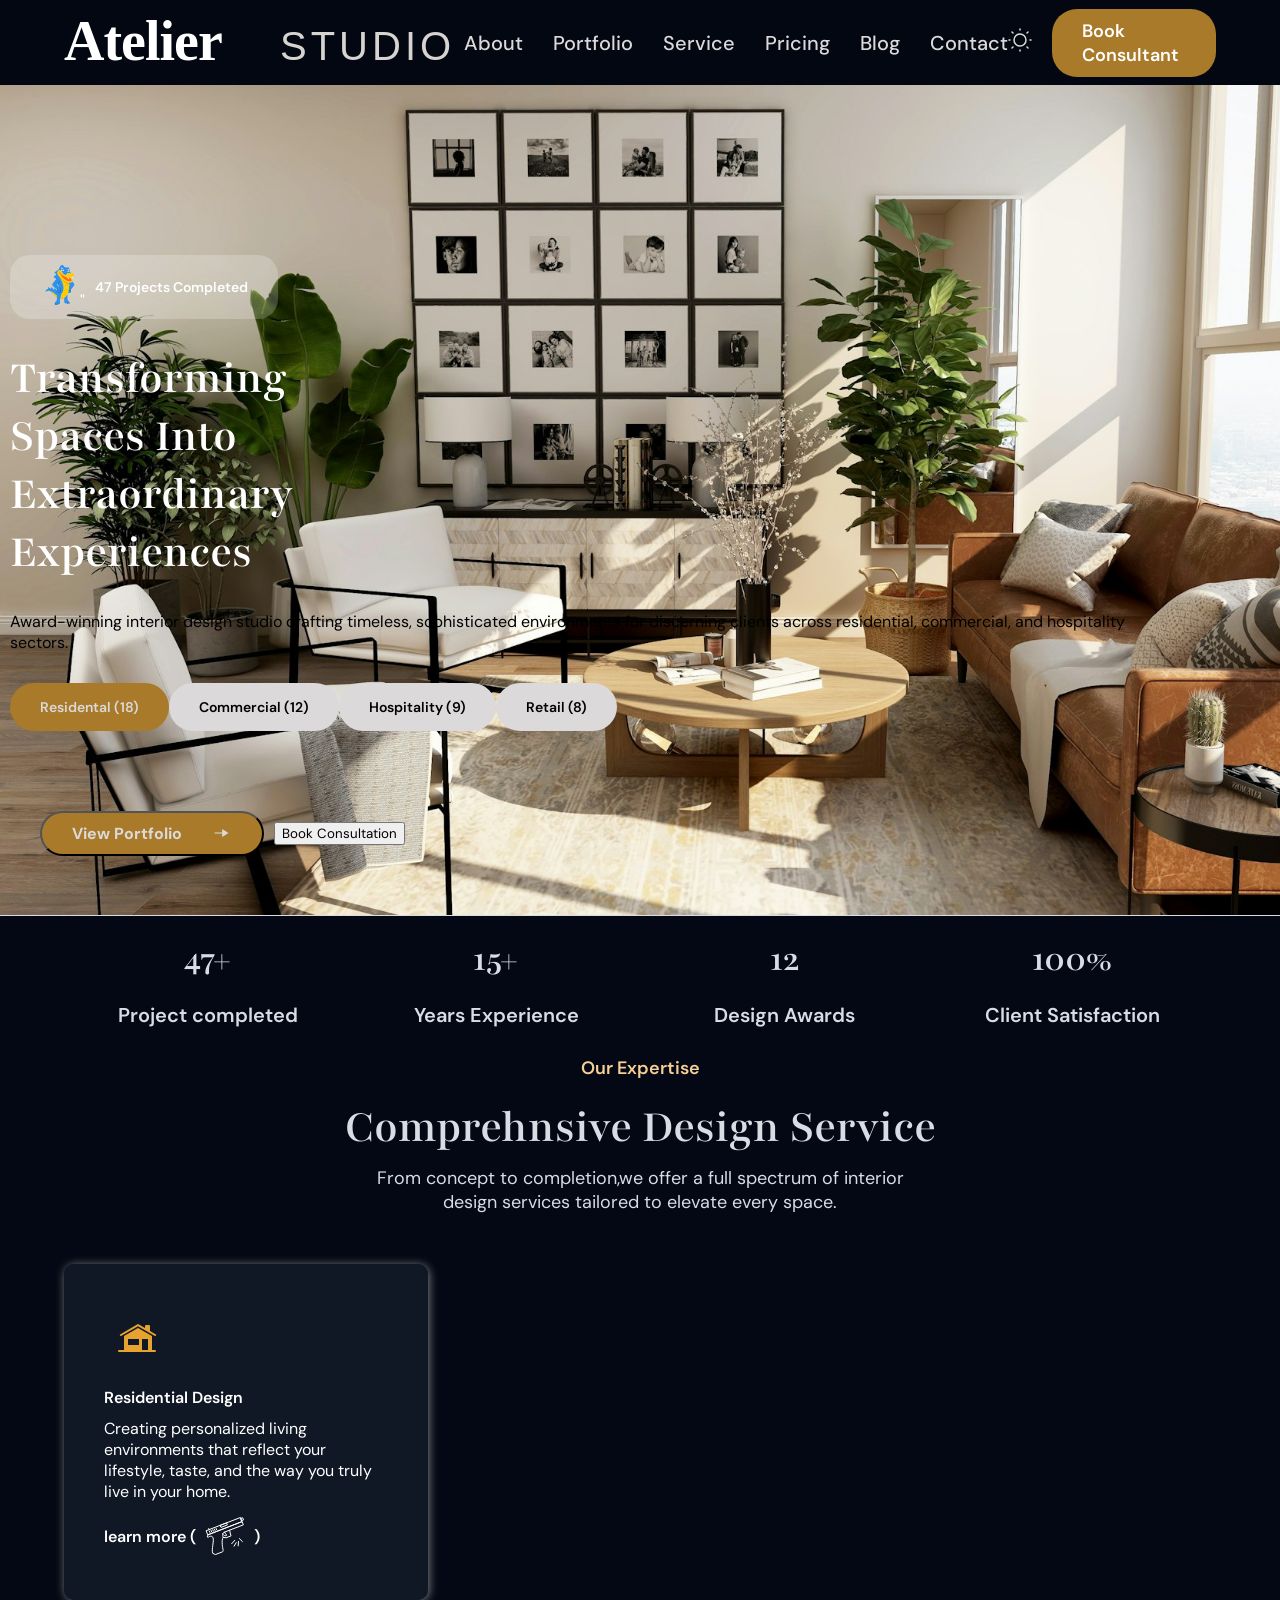
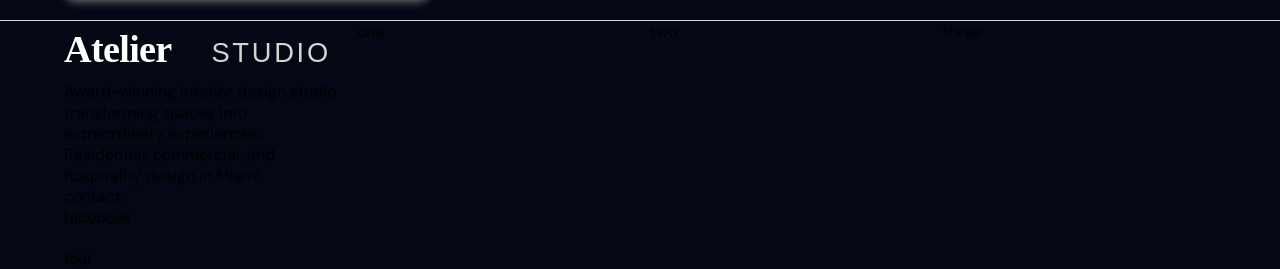
<file: index.html>
<!DOCTYPE html>
<html lang="en">
<head>
    <meta charset="UTF-8">
    <meta name="viewport" content="width=device-width, initial-scale=1.0">
    <title>Document</title>
    <!-- <link rel="stylesheet" href="./css/index.css"/> -->
     <link rel="stylesheet" href="./css/index.css" />
</head>
<body>
     <!-- navigation -->
      <nav>
        <div class="navigation">
             <div class="logo">
            <img src="./resources/logo (1).svg" alt="logo" />
        </div>
        <div class="nav_items">
             <a href="./html/About.html" > About</a>
             <a href="./html/Portfolio.html" > Portfolio</a>
             <a href="./html/Service.html" >Service </a>
             <a href="./html/Pricing.html" > Pricing</a>
             <a href="./html/Blog.html" >Blog </a>
             <a href="./html/Contact.html" >Contact </a>
            
        </div>
        
        <div class="consultant_button">
            <div><svg xmlns="http://www.w3.org/2000/svg" width="24" height="24" viewBox="0 0 24 24"><path fill="none" stroke="currentColor" stroke-linecap="round" stroke-linejoin="round" stroke-width="1.5" d="M12 18a6 6 0 1 0 0-12a6 6 0 0 0 0 12m10-6h1M12 2V1m0 22v-1m8-2l-1-1m1-15l-1 1M4 20l1-1M4 4l1 1m-4 7h1"/></svg>
            </div>
            <div class="menu">
                <svg xmlns="http://www.w3.org/2000/svg" width="16" height="16" viewBox="0 0 16 16"><path fill="currentColor" d="M7.646 15.854a.5.5 0 0 0 .708 0L10.207 14H14a2 2 0 0 0 2-2V3a2 2 0 0 0-2-2H2a2 2 0 0 0-2 2v9a2 2 0 0 0 2 2h3.793zM1 9V6h14v3zm14 1v2a1 1 0 0 1-1 1h-3.793a1 1 0 0 0-.707.293l-1.5 1.5l-1.5-1.5A1 1 0 0 0 5.793 13H2a1 1 0 0 1-1-1v-2zm0-5H1V3a1 1 0 0 1 1-1h12a1 1 0 0 1 1 1zM2 11.5a.5.5 0 0 0 .5.5h8a.5.5 0 0 0 0-1h-8a.5.5 0 0 0-.5.5m0-4a.5.5 0 0 0 .5.5h11a.5.5 0 0 0 0-1h-11a.5.5 0 0 0-.5.5m0-4a.5.5 0 0 0 .5.5h6a.5.5 0 0 0 0-1h-6a.5.5 0 0 0-.5.5"/></svg>
            </div>
            
            <div class="button">
                <div class="button_text">Book Consultant</div>
                <div class="hov_button"></div>
            </div>
            </div>
        </div>
      </nav>
      <!--MAIN SECTION-->
    <main>
        <!--hero section-->
        <div class="hero">
        <div class="hero_body">
            <div class="hero_top">
                <div><svg xmlns="http://www.w3.org/2000/sv" width="256" height="355" viewBox="0 0 256 355"><path fill="#2e93ee" d="M194.533 259.738c-10.035 9.736-20.03 23.101-30.147 32.754c4.812 25.37-4.607 36.508 6.745 45.625c4.113 3.26 28.79 10.23 42.98 2.145c.287-13.16-6.869-17.078-14.519-21.987c-7.773-16.5-4.977-42.077-5.141-58.537"/><path fill="#2e578b" d="M200.291 343.975a22.92 22.92 0 0 0-14.148-16.5a18.5 18.5 0 0 1 8.801 16.5a58 58 0 0 0 5.347 0m11.969-2.723a22.75 22.75 0 0 0-14.066-16.5c7.32 5.651 9.665 11.715 8.637 18.315a30 30 0 0 0 5.429-1.815"/><path fill="#2e93ee" d="M182.811 128.392c-5.182 7.549-7.485 23.39 33.726 46.615c0 0-17.315 29.99-22.785 35.476s-8.802 20.09-3.455 27.433a66.7 66.7 0 0 0 9.46 10.602s13.654 2.557 19.495-.743c7.224-8.012 8.853-19.63 4.113-29.33c0 0 34.754-36.467 32.533-47.44s-56.676-66.54-73.087-42.613"/><path fill="#2e578b" d="M223.159 218.445s-14.066 11.633-17.603 13.613a40 40 0 0 0 8.226-3.547s6.251 7.672 1.686 14.149c0 0 8.226-4.826 2.755-15.923a68 68 0 0 0 5.183-7.55z"/><path fill="#2e93ee" d="M78.302 211.68a15.05 15.05 0 0 1-2.385 7.59c-2.385 3.754-3.743 3.342 2.18 6.56a43.9 43.9 0 0 0 14.066 4.372c8.226 1.361 6.375.454 2.714-7.384a67 67 0 0 0-5.716-10.107c-8.226-11.344-10.53-10.56-10.859-1.114m-29.53-3.837c-3.044 5.652 1.604 6.56 7.568 8.664a30 30 0 0 0 6.91 1.526c6.703.743 4.976-.247 2.015-5.693a98 98 0 0 0-5.923-9.735c-11.804-16.996-6.17-3.012-10.57 5.239m-25.5-2.517c.1 1.291.1 2.587 0 3.878c-.411 4.703-.946 3.919 4.853 4.455a34.6 34.6 0 0 0 7.773 0c7.404-1.113 4.69-3.712.823-8.044a32 32 0 0 0-4.36-4.125c-14.642-11.303-9.13-3.341-8.925 3.878m97.929-165.833S79.372 61.15 79.742 68.04s11.845 5.94 16.452 15.18c0 0-25.706 17.822-24.06 25.99c1.644 8.168 18.22 5.197 22.332 11.674c0 0-4.113 16.253-.37 22.194s3.167.825 8.226 8.25c.37.165-2.591-60.475 19.043-111.875"/><path fill="#2e93ee" d="M112.563 59.171c14.807 14.108 33.48 22.977 50.506 33.91a111.4 111.4 0 0 1 30.477 26.937c10.2 13.695 4.113 29.825 6.663 46.615c.781 5.692 1.152 11.468 1.398 17.243c.44 10.5.137 21.018-.904 31.475c-2.592 24.999-3.867 45.377-21.47 64.106c-21.963 23.431-46.147 28.876-73.58 8.498a133.5 133.5 0 0 1-26.199-22.524c-5.634-6.6-12.626-10.808-18.672-16.954a88.2 88.2 0 0 0-26.98-19.513c-10.612-4.125-17.933 1.485-23.157 3.878c-2.673 1.238-6.375 3.63-9.377 1.238a3.18 3.18 0 0 1-1.028-3.754a27.7 27.7 0 0 1 6.95-9.86c16.164-14.85 42.281-15.18 61.694-4.744c7.362 4.126 15.382 8.457 23.896 8.993a22.73 22.73 0 0 0 16.78-4.785a22.13 22.13 0 0 0 6.87-12.87a39.26 39.26 0 0 0-1.44-20.627c-3.167-9.57-8.843-18.233-12.545-27.68c-12.338-32.135-16.451-68.767 3.579-98.798l2.796-4.125z"/><path fill="#ffcf00" d="M37.256 230.367c14.148 7.095 29.202 22.977 43.638 40.097c18.878 22.482 65.806 55.608 104.92 3.548c36.646-49.008 19.413-117.692 17.274-125.49l-.247-.824c-1.234-1.568-33.89-43.397-63.832-49.503c-7.979 6.93-9.542 19.183 1.07 40.304c17.89 35.518 32.203 87.289.41 119.094a43.25 43.25 0 0 1-16.944 10.726c-22.58 7.466-34.549-6.27-48.697-19.554a68.07 68.07 0 0 0-37.592-18.398"/><path fill="#eca93f" d="M190.215 267.741a75 75 0 0 1-37.757-15.47a52.14 52.14 0 0 0 33.356 21.823c1.563-2.063 3.249-4.208 4.4-6.353m-63.584 3.177a87.4 87.4 0 0 0 22.785 29.66a49 49 0 0 0 8.966-3.053a72.7 72.7 0 0 1-31.752-26.607m-48.039-3.094l2.304 2.722l1.07 1.28a16.05 16.05 0 0 1 1.027-9.984a53 53 0 0 0-4.4 5.982m15.875 15.882c1.646 1.32 3.332 2.64 5.1 4.125c-1.192-5.693-1.727-11.633.206-14.933a54.5 54.5 0 0 0-5.306 10.808"/><path fill="#ff9144" d="m63.455 251.364l3.66 3.754c-.06-2.65.217-5.298.823-7.879a40 40 0 0 0-4.483 4.125"/><path fill="#eca93f" d="M162.576 225.087a75.75 75.75 0 0 1 43.885 0c.37-2.063.699-4.126.987-6.106c-28.75-6.847-44.872 6.106-44.872 6.106m45.735-45.13a277 277 0 0 0-.699-7.095c-30.476-.743-46.188 14.108-46.188 14.108a74.37 74.37 0 0 1 46.887-7.013m-12.009-40.015c-1.193-1.36-2.51-2.846-4.113-4.414c-32.369 0-41.13 15.099-41.13 15.099a71.4 71.4 0 0 1 45.243-10.685"/><path fill="#eca93f" d="M207.9 175.295a204 204 0 0 0-3.578-21.822l-2.344-1.444c-10.324-6.765-55.813-34.198-69.138-42.448a27 27 0 0 0 0 6.105c13.984 19.636 45.365 52.885 75.06 59.61"/><path fill="#2e93ee" d="M104.749 254.664a20.54 20.54 0 0 1 18.754-8.951c20.812 2.722 14.231 27.432 9.254 41.953a119 119 0 0 0-5.922 32.3c0 14.356 5.47 18.687-1.193 24.298a56.5 56.5 0 0 1-36.358 10.148c-11.557-2.64-11.845-26.484 6.58-32.548c5.1-11.138 4.895-22.524 4.484-34.404c-.288-8.25-.987-24.752 4.4-33.002"/><path fill="#2e578b" d="M100.266 354.288a64 64 0 0 0 4.894-.908a21.33 21.33 0 0 1 5.758-19.347c-7.568 4.332-10.036 11.716-10.652 20.255m-11.146.165a24.39 24.39 0 0 1 5.552-21.534A22.13 22.13 0 0 0 84.225 351.4a9.25 9.25 0 0 0 4.895 3.053m10.693-129.985s-2.385 13.82 6.992 18.44c7.897 4.125 17.603 4.125 22.456-1.774c6.704-8.25 16.452-24.752-10.24-40.964c-16.452-10.024-17.48 24.01-17.48 24.01zm2.303-66.251c3.496 7.632 6.663 13.53 6.828 14.067c.164.536 21.716-27.02 17.685-31.475c-4.03-4.455-21.099 11.427-24.513 17.408"/><path fill="#2e93ee" d="M123.257 118.698c23.32 22.565-25.089 52.431-25.089 52.431c5.264 3.341 11.927 14.768 16.904 23.101s6.95 6.972 13.038 13.902c6.087 6.93-11.27 17.285-11.27 17.285s-58.238-31.558-58.074-51.772c0-2.516 13.532-24.998 27.187-38.942c6.868-7.012 26.158-26.772 37.304-16.005"/><path fill="#2e93ee" d="M100.636 214.196s-4.113 21.492 8.472 27.763c0 0 10.406.66 15.67-3.135c0 0 13.12-20.214 3.332-30.692s-27.474 6.064-27.474 6.064"/><path fill="#2e578b" d="M100.389 215.722s16.822 9.035 19.742 9.86c-2.928.404-5.91-.04-8.596-1.28c0 0-4.113 8.251.7 13.367c0 0-7.733-1.362-4.978-14.315l-7.033-7.26z"/><path fill="#2e93ee" d="M115.483 52.694S124.243.882 145.672.016c14.107-.62 21.222 17.408 21.222 17.408a45.14 45.14 0 0 1 24.349 7.26s4.113-7.136 10.652-4.826c6.54 2.31 13.984 17.326 11.31 41.994a21.47 21.47 0 0 1 15.383 10.602a11.47 11.47 0 0 1-7.362 4.744c-4.442.371-23.608-6.641-28.79-2.062a16.73 16.73 0 0 0-6.869 16.5s-21.181-2.145-30.6-14.232c-9.418-12.086-17.52-35.518-39.484-24.71"/><path fill="#f1f1f2" d="M188.405 56.448s5.264-17.408 15.382-22.276c.36 8.427 1.28 16.82 2.756 25.123a157 157 0 0 0-18.138-2.847m-45.818-35.683s13.038 6.312 21.799 33.414a186 186 0 0 0-29.531-2.64a71.4 71.4 0 0 0 7.732-30.774"/><path fill="#2e578b" d="M147.934 32.81c3.167 0 5.758 3.549 5.758 7.963s-2.591 7.92-5.758 7.92s-5.758-3.548-5.758-7.92c0-4.373 2.55-7.962 5.758-7.962m48.696 21.121c2.51 0 4.525-2.681 4.525-6.023s-2.015-6.023-4.524-6.023a4.1 4.1 0 0 0-1.399.33a15.9 15.9 0 0 0-3.084 5.487q-.03.207 0 .412c-.041 3.136 1.974 5.817 4.483 5.817"/><path fill="#ff9144" d="M143.821 65.606s-15.629-12.375-23.567-3.547c-9.46 10.643 0 27.185 0 27.185s1.152-7.096 4.689-9.447c0 0 1.398 22.4 37.756 47.316s52.193 22.194 60.13 20.09c7.939-2.104 16-7.797 12.957-14.19c-3.044-6.395-23.567-23.762-23.567-23.762s-7.774.949-23.608-4.62c-15.835-5.57-37.016-16.501-50.671-35.477a66 66 0 0 0 5.881-3.548"/><path fill="#ff6b17" d="M134.69 94.73c20.361-4.899 41.81.895 56.964 15.387l-4.113-2.227s18.673-.908 21.264 1.691a44.45 44.45 0 0 1 19.33 33.002c.535 6.394-14.56 10.024-48.203-6.766c-20.893-10.56-45.242-41.087-45.242-41.087"/><path fill="#ff9144" d="m175.573 98.98l.781.412z"/><path fill="#ebeef2" d="M210.697 109.127s-4.524 18.605-11.516 16.501c-2.345-.701-1.399-5.982-2.345-9.612s-3.66-10.56-3.66-10.56zm34.589-7.054s-1.44 19.1-8.678 18.192c-2.426-.289-2.344-5.651-3.866-9.075s-5.265-9.86-5.265-9.86z"/><path fill="#ffcf00" d="M252.977 85.325c-.904-13.448-18.59-19.347-31.587-9.9c-10.61-2.352-22.374-9.447-32.903 1.196a12.4 12.4 0 0 0-3.249 14.768s-22.045-3.548-29.654-14.81c-7.609-11.261-17.562-26.36-28.214-27.432c-5.676-.537-15.26-1.362-20.812 9.488s-8.226 30.444 32.903 61.465c41.13 31.022 59.144 39.396 68.11 39.355c11.393 0 12.092-4.126 25.212-6.106c6.704-.948 11.804-12.375 4.442-22.276a84.6 84.6 0 0 0-22.045-19.553c-.411.412 15.958 13.572 19.002 19.966s-5.964 10.437-13.861 12.375c-7.897 1.94-18.056 4.126-54.372-20.626c-36.317-24.75-40.225-49.79-40.225-49.79c-4.606-.702-5.14 9.322-5.14 9.322s-5.306-11.592 1.809-18.522c8.596-8.25 17.48 1.939 17.48 1.939h-.535c-5.388-2.6-6.128 2.062-6.128 2.062a133 133 0 0 0 54.866 41.706c15.835 5.57 24.143-.701 24.143-.701c7.52-.054 15.025-.66 22.456-1.815c5.676-1.526 19.577-3.92 18.302-22.111"/><path fill="#eca93f" d="M200.291 83.88c3.702-1.154 6.54 3.837 1.687 5.982c-.7 1.857.41 3.878 3.372 4.58a5.833 5.833 0 0 1-7.794-2.744c-1.397-2.916-.172-6.416 2.735-7.817m41.705-1.526c-3.044-.99-5.388 3.135-1.357 4.95c.534 1.526-.37 3.176-2.838 3.754c7.814 1.609 8.226-7.26 4.113-8.704"/></svg>"
                </svg></div>
                <div>47 Projects Completed</div>
            </div>
            <div class="hero_title">
                Transforming Spaces Into 
                Extraordinary Experiences
            </div>
            <div>
                Award-winning interior design studio crafting timeless, 
                sophisticated environments for discerning clients across 
                residential, commercial, and hospitality sectors.
            </div>
            <div class="hero_cta">
                <div>Residental (18)</div>
                <div>Commercial (12)</div>
                <div>Hospitality  (9)</div>
                <div>Retail (8) </div>
            </div>
            <div class="hero_button">
                <button class="primary">View Portfolio <svg xmlns="http://www.w3.org/2000/svg" width="24"
                 height="24" viewBox="0 0 24 24"><path fill="currentColor" 
                 d="M12.192 16.827V12.5H3.077v-1h9.115V7.173L19.788 12z"/></svg></button>
                
                <button>Book Consultation</button>
            </div>
        </div>
        </div>
        <!--CTA SECTION-->
           <div class="cta">
            <div class="cta_body">
                <div class="cta_content">
                    <div>47+</div>
                    <p>Project completed</p>
                </div>
                <div class="cta_content">
                    <div>15+</div>
                    <p>Years Experience</p>
                </div>
                <div class="cta_content">
                    <div>12</div>
                    <p>Design Awards</p>
                </div>
                <div class="cta_content">
                    <div>100%</div>
                    <p>Client Satisfaction</p>
                </div>
            </div>
        
            <!-- expertise -->
            <div class="exp">
             <div class="exp_main">
                <div class="exp_top">
                    <div class="exp_sub">our
                        expertise</div>
                        <div class="exp_title">Comprehnsive
                            Design Service
                        </div>
                        <div class="exp_desc">
                            From concept to completion,we offer a full spectrum of interior design services tailored to elevate every space.
                        </div>
                    </div>
                    <div class="exp_cards">
                        <div class="exp_card_body">
                        <div class="exp_card_icon">
                            <svg xmlns="http://www.w3.org/2000/svg" width="48" height="48" viewBox="0 0 48 48"><g fill="currentColor"><path d="M24.507 10.138a1 1 0 0 0-1.014 0L5.631 20.645l1.014 1.724L24 12.16l17.355 10.21l1.014-1.724L36 16.9V12a1 1 0 0 0-1-1h-3a1 1 0 0 0-1 1v1.957z"/><path fill-rule="evenodd" d="m24 14l-14 8v14H5a1 1 0 1 0 0 2h36a1 1 0 1 0 0-2h-3V22zm4 22V25h6v11zm-3-11H14v6h11z" clip-rule="evenodd"/></g></svg>
                        </div>
                        <div
                        class="exp_card_title"> Residential Design 
                    </div>
                        <div class=""card_desc>Creating personalized living environments that reflect your lifestyle, taste, and the way you truly live in your home.</div>
                       
                        <div class="card_learn">
                            learn more (<svg xmlns="http://www.w3.org/2000/svg" width="48" height="48" viewBox="0 0 48 48"><path fill="none" stroke="currentColor" stroke-linecap="round" stroke-linejoin="round" d="m5.5 18.622l34-13.154l1.596 4.125l-34 13.154z" stroke-width="1"/><path fill="none" stroke="currentColor" stroke-linecap="round" stroke-linejoin="round" d="M28.642 18.16s.551 3.573 1.388 5.735l-4.99 1.931l-2.903-.483c-1.974 2.905-.364 11.615-.042 12.447s-.493 1.988-.493 1.988l-7.12 2.754l-2.755-1.19c-1.403-3.626 1.474-12.504.277-15.597c-1.197-3.095-4.79-.519-4.79-.519l-1.018-.256l.9-2.222l34-13.155l1.262 3.26l-19.43 7.517c-2.361.914-.79 4.973-.79 4.973" stroke-width="1"/><path fill="none" stroke="currentColor" stroke-linecap="round" stroke-linejoin="round" d="M23.511 20.145c.618 1.597 2.403 3.048 2.403 3.048l-1.713.663c-.87-.371-1.813-.718-2.453-2.132M39.886 6.466l1.796-.695l.818 2.112l-1.797.695zM8.954 20.431l-.522-1.347m2.202.697l-.521-1.347m2.202.696l-.521-1.346m2.202.696l-.521-1.347m2.202.697l-.521-1.347m-7.409.071l.403 1.043m11.355-4.393l6.022-2.33l.799 2.063l-6.022 2.33zm14.21 15.157l-3.05 3.402m4.526-1.156l-2.086 3.595m4.397-4.718l-.321 4.365m1.123-7.366l3.146 3.145" stroke-width="1"/></svg>)
                        </div>
                    </div>
                </div>
            </div>
           </div>
           </div>
           
    </main>
         
<!-- footer -->
 <footer>
    <div class="footer_main">
        <div>
            <div>
                <image src="./resources\logo (1).svg" alt="logo"/>

            </div>
            <div>
                Award-winning interior design studio transforming spaces into extraordinary experiences. Residential, commercial, and hospitality design in Miami.
            </div>
            <div>contact</div>
            <div class="footer_social"></div>
            <div>facebook</div>
        </div>
        <div>one</div>
        <div>two</div>
        <div>three</div>
        <div>four</div>
    </div>
 </footer>
</body>
</html>
</file>
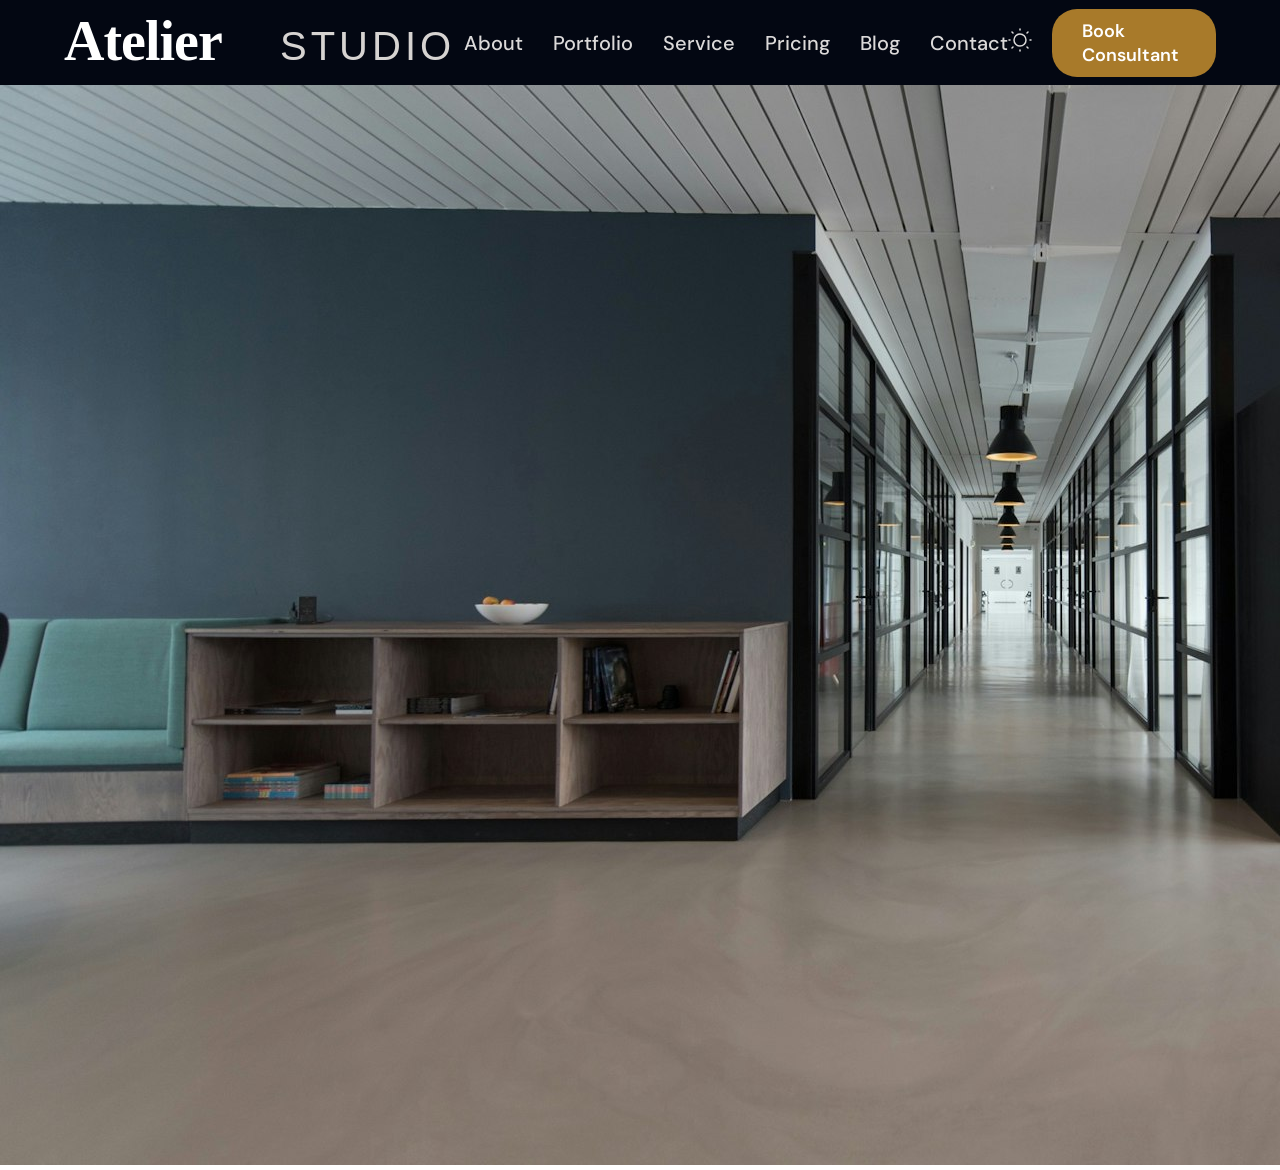
<file: html/About.html>
<!DOCTYPE html>
<html lang="en">
<head>
    <meta charset="UTF-8">
    <meta name="viewport" content="width=device-width, initial-scale=1.0">
    <title>Document</title>
    <link rel="stylesheet" href="../css/index.css" />
</head>
<body>
          <nav>
        <div class="navigation">
             <div class="logo">
            <img src="../resources\logo (1).svg" alt="logo" />
        </div>
        <div class="nav_items">
             <a href="./About.html" > About</a>
             <a href="./Portfolio.html" > Portfolio</a>
             <a href="./Service.html" >Service </a>
             <a href="./Pricing.html" > Pricing</a>
             <a href="./Blog.html" >Blog </a>
             <a href="./Contact.html" >Contact </a>
            
        </div>
        
        <div class="consultant_button">
            <div><svg xmlns="http://www.w3.org/2000/svg" width="24" height="24" viewBox="0 0 24 24"><path fill="none" stroke="currentColor" stroke-linecap="round" stroke-linejoin="round" stroke-width="1.5" d="M12 18a6 6 0 1 0 0-12a6 6 0 0 0 0 12m10-6h1M12 2V1m0 22v-1m8-2l-1-1m1-15l-1 1M4 20l1-1M4 4l1 1m-4 7h1"/></svg>
            </div>
            <div class="menu">
                <svg xmlns="http://www.w3.org/2000/svg" width="16" height="16" viewBox="0 0 16 16"><path fill="currentColor" d="M7.646 15.854a.5.5 0 0 0 .708 0L10.207 14H14a2 2 0 0 0 2-2V3a2 2 0 0 0-2-2H2a2 2 0 0 0-2 2v9a2 2 0 0 0 2 2h3.793zM1 9V6h14v3zm14 1v2a1 1 0 0 1-1 1h-3.793a1 1 0 0 0-.707.293l-1.5 1.5l-1.5-1.5A1 1 0 0 0 5.793 13H2a1 1 0 0 1-1-1v-2zm0-5H1V3a1 1 0 0 1 1-1h12a1 1 0 0 1 1 1zM2 11.5a.5.5 0 0 0 .5.5h8a.5.5 0 0 0 0-1h-8a.5.5 0 0 0-.5.5m0-4a.5.5 0 0 0 .5.5h11a.5.5 0 0 0 0-1h-11a.5.5 0 0 0-.5.5m0-4a.5.5 0 0 0 .5.5h6a.5.5 0 0 0 0-1h-6a.5.5 0 0 0-.5.5"/></svg>
            </div>
            
            <div class="button">
                <div class="button_text">Book Consultant</div>
                <div class="hov_button"></div>
            </div>
            </div>
        </div>
      </nav>
      <div class="bgcommercial">
   <img src="../resources\bgcommercial.jpg" alt="bgcommercial" />
</div>
</body>
</html>
</file>
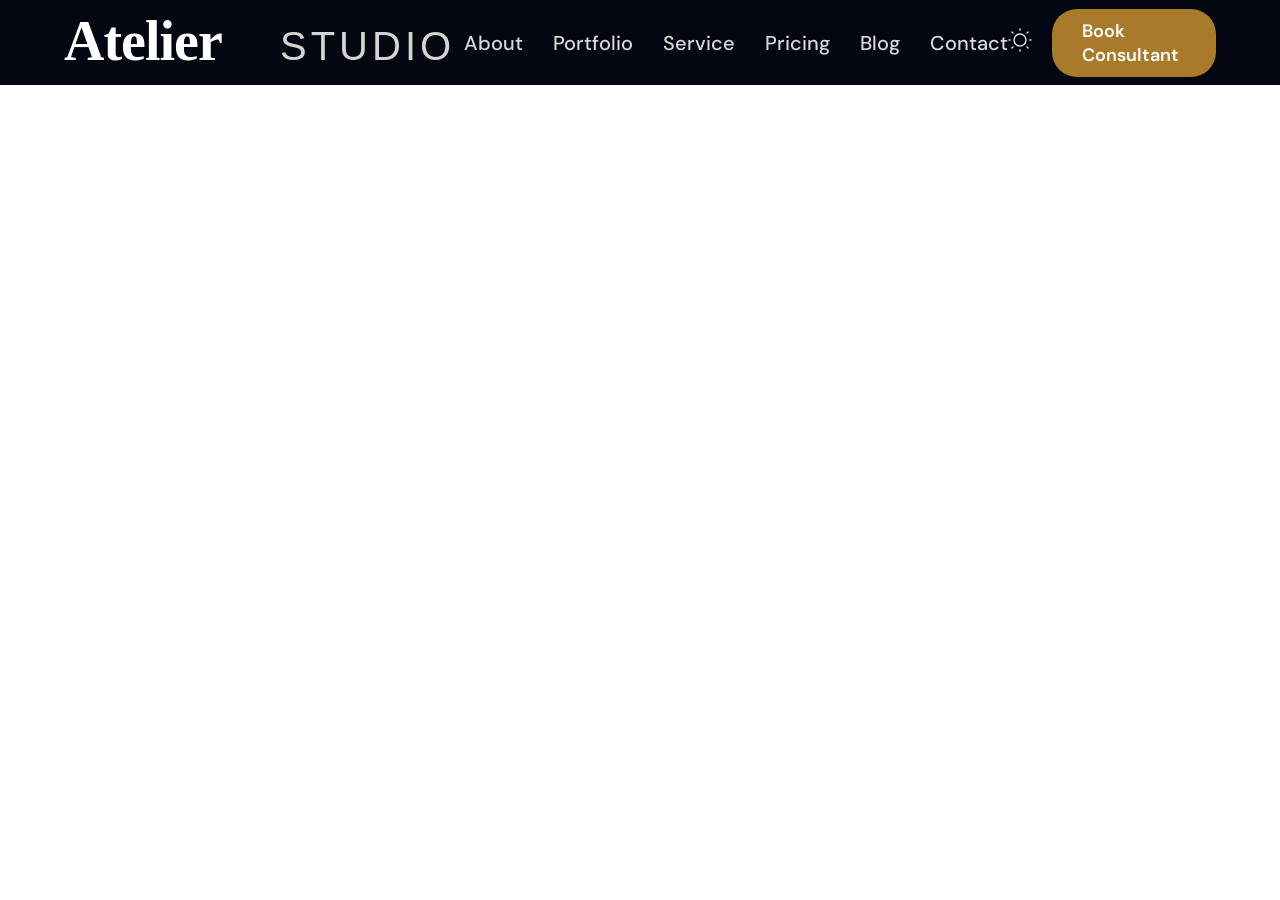
<file: html/Blog.html>
<!DOCTYPE html>
<html lang="en">
<head>
    <meta charset="UTF-8">
    <meta name="viewport" content="width=device-width, initial-scale=1.0">
    <title>Document</title>
    <link rel="stylesheet" href="../css/index.css"/>
</head>
<body>
              <nav>
        <div class="navigation">
             <div class="logo">
            <img src="../resources\logo (1).svg" alt="logo" />
        </div>
        <div class="nav_items">
             <a href="./About.html" > About</a>
             <a href="./Portfolio.html" > Portfolio</a>
             <a href="./Service.html" >Service </a>
             <a href="./Pricing.html" > Pricing</a>
             <a href="./Blog.html" >Blog </a>
             <a href="./Contact.html" >Contact </a>
            
        </div>
        
        <div class="consultant_button">
            <div><svg xmlns="http://www.w3.org/2000/svg" width="24" height="24" viewBox="0 0 24 24"><path fill="none" stroke="currentColor" stroke-linecap="round" stroke-linejoin="round" stroke-width="1.5" d="M12 18a6 6 0 1 0 0-12a6 6 0 0 0 0 12m10-6h1M12 2V1m0 22v-1m8-2l-1-1m1-15l-1 1M4 20l1-1M4 4l1 1m-4 7h1"/></svg>
            </div>
            <div class="menu">
                <svg xmlns="http://www.w3.org/2000/svg" width="16" height="16" viewBox="0 0 16 16"><path fill="currentColor" d="M7.646 15.854a.5.5 0 0 0 .708 0L10.207 14H14a2 2 0 0 0 2-2V3a2 2 0 0 0-2-2H2a2 2 0 0 0-2 2v9a2 2 0 0 0 2 2h3.793zM1 9V6h14v3zm14 1v2a1 1 0 0 1-1 1h-3.793a1 1 0 0 0-.707.293l-1.5 1.5l-1.5-1.5A1 1 0 0 0 5.793 13H2a1 1 0 0 1-1-1v-2zm0-5H1V3a1 1 0 0 1 1-1h12a1 1 0 0 1 1 1zM2 11.5a.5.5 0 0 0 .5.5h8a.5.5 0 0 0 0-1h-8a.5.5 0 0 0-.5.5m0-4a.5.5 0 0 0 .5.5h11a.5.5 0 0 0 0-1h-11a.5.5 0 0 0-.5.5m0-4a.5.5 0 0 0 .5.5h6a.5.5 0 0 0 0-1h-6a.5.5 0 0 0-.5.5"/></svg>
            </div>
            
            <div class="button">
                <div class="button_text">Book Consultant</div>
                <div class="hov_button"></div>
            </div>
            </div>
        </div>
      </nav>
</body>
</html>
</file>
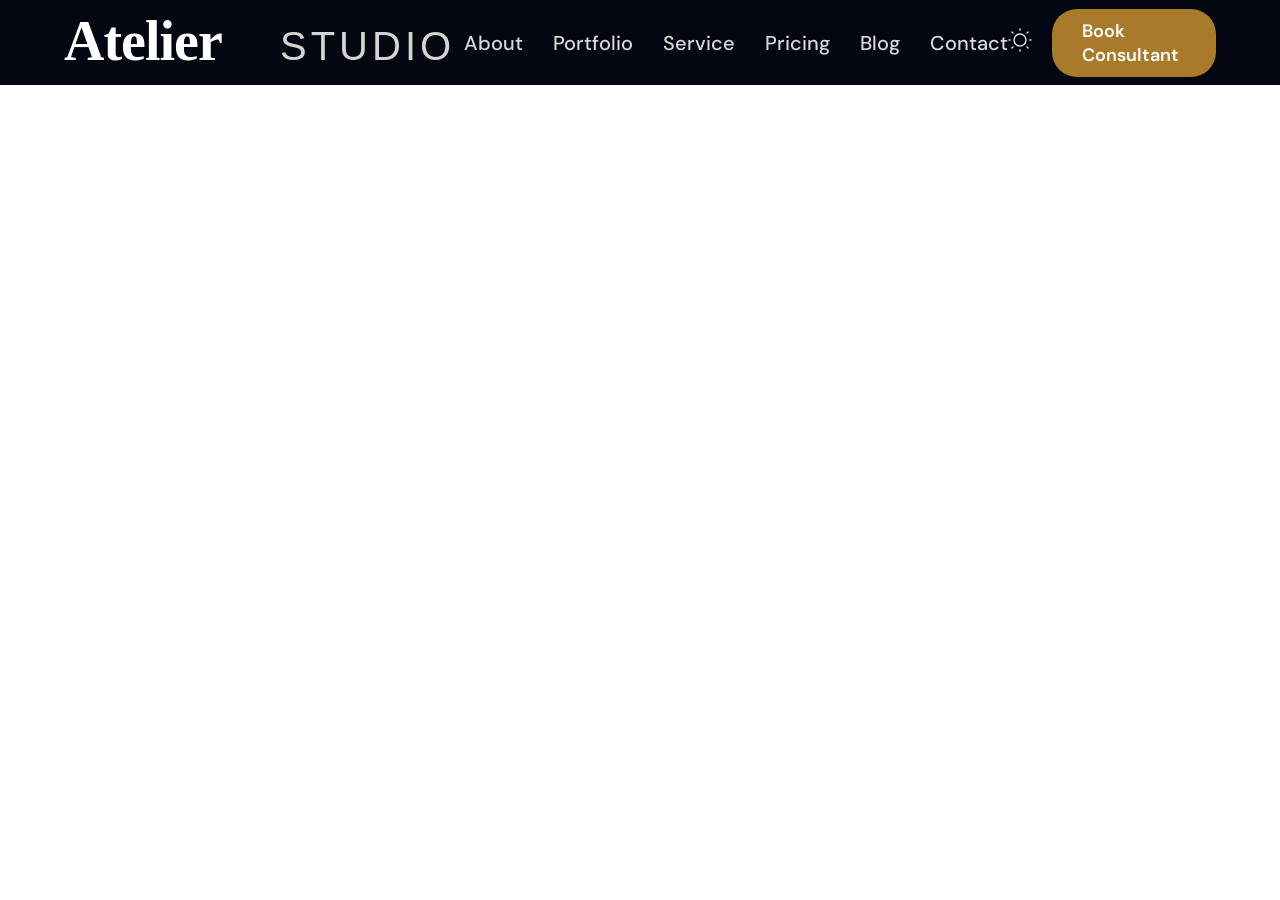
<file: html/Consultantion.html>
<!DOCTYPE html>
<html lang="en">
<head>
    <meta charset="UTF-8">
    <meta name="viewport" content="width=device-width, initial-scale=1.0">
    <title>Document</title>
    <link rel="stylesheet" href="../css/index.css"/>
</head>
<body>
             <nav>
        <div class="navigation">
             <div class="logo">
            <img src="../resources\logo (1).svg" alt="logo" />
        </div>
        <div class="nav_items">
             <a href="./About.html" > About</a>
             <a href="./Portfolio.html" > Portfolio</a>
             <a href="./Service.html" >Service </a>
             <a href="./Pricing.html" > Pricing</a>
             <a href="./Blog.html" >Blog </a>
             <a href="./Contact.html" >Contact </a>
            
        </div>
        
        <div class="consultant_button">
            <div><svg xmlns="http://www.w3.org/2000/svg" width="24" height="24" viewBox="0 0 24 24"><path fill="none" stroke="currentColor" stroke-linecap="round" stroke-linejoin="round" stroke-width="1.5" d="M12 18a6 6 0 1 0 0-12a6 6 0 0 0 0 12m10-6h1M12 2V1m0 22v-1m8-2l-1-1m1-15l-1 1M4 20l1-1M4 4l1 1m-4 7h1"/></svg>
            </div>
            <div class="menu">
                <svg xmlns="http://www.w3.org/2000/svg" width="16" height="16" viewBox="0 0 16 16"><path fill="currentColor" d="M7.646 15.854a.5.5 0 0 0 .708 0L10.207 14H14a2 2 0 0 0 2-2V3a2 2 0 0 0-2-2H2a2 2 0 0 0-2 2v9a2 2 0 0 0 2 2h3.793zM1 9V6h14v3zm14 1v2a1 1 0 0 1-1 1h-3.793a1 1 0 0 0-.707.293l-1.5 1.5l-1.5-1.5A1 1 0 0 0 5.793 13H2a1 1 0 0 1-1-1v-2zm0-5H1V3a1 1 0 0 1 1-1h12a1 1 0 0 1 1 1zM2 11.5a.5.5 0 0 0 .5.5h8a.5.5 0 0 0 0-1h-8a.5.5 0 0 0-.5.5m0-4a.5.5 0 0 0 .5.5h11a.5.5 0 0 0 0-1h-11a.5.5 0 0 0-.5.5m0-4a.5.5 0 0 0 .5.5h6a.5.5 0 0 0 0-1h-6a.5.5 0 0 0-.5.5"/></svg>
            </div>
            
            <div class="button">
                <div class="button_text">Book Consultant</div>
                <div class="hov_button"></div>
            </div>
            </div>
        </div>
      </nav> 
</body>
</html>
</file>
<file: css/index.css>
@import url('https://fonts.googleapis.com/css2?family=DM+Sans:ital,opsz,wght@0,9..40,100..1000;1,9..40,100..1000&display=swap');
@import url('https://fonts.googleapis.com/css2?family=Playfair:ital,opsz,wght@0,5..1200,300..900;1,5..1200,300..900&display=swap');
:root{
    --primary-color:#030814;
    --primary-color-fade:#1c23338c;

    --color-white: rgb(215, 220, 229);
    --secondary-color:#e6a32f;
    --secondary_color:#f7d096; 
    --font-family-primary:"Playfair", serif;
}
*{
    font-family: "DM Sans", sans-serif;
}
body{
    margin: 0px;
    padding: 0px;
}
nav{

    background-color:#030712;
}

.navigation{
    width: 90%;
    margin: 0px auto;
    display: flex;
    justify-content: space-between;
}
.logo img{
    height: 80px;
    width: fit-content;
    /* aspect-ratio: square; */
}

.nav_items{
    display: flex;
    align-items: center;
    gap: 30px;
}
.nav_items a{
    color:rgb(219, 217, 217);
    text-decoration: none;
    text-transform: capitalize;
    font-size: 20px;
    font-weight: 500;
}
.consultant_button div svg{
    color: rgb(219, 217, 217) !important;
}

.consultant_button{
    display: flex;
    gap:20px;
    align-items: center;
}
.consultant_button .button{
    border: none;
    padding: 10px 30px;
    border-radius: 25px;
    font-size: 18px;
    font-weight: 600;
    background-color: #A87A2A;
    color: white;
    position:relative;
    overflow:clip;
    transition: all .3s ease-in-out;
}
.consultant_button .button .button_text {
   position: relative;
   top: 0px;
   left: 0px;
   z-index: 1;
}
.consultant_button .button .hov_button{
    background-color: red;
    height:100%;
    width:0%;
    position: absolute;
    top: 0px;
    left: 0px;
    content:"";
    contain:"";
    transition: all .3s ease-in-out;
}
.consultant_button .button:hover{
    color: #A87A2A;
}
.consultant_button .button:hover .hov_button{
    width:100%;
}
.menu{
    display:none;
}


/* HERO SECTION */
.hero{
    width:100%;
    height:90vh;
    background-color: green;
    padding:10px 0px;
    margin:0%;
    background-image: url("../resources/bg1.jpg");
    background-repeat: no-repeat;
    background-size: cover;
    position: relative;
}
.hero_top{
    display:flex;
    gap:10px;
    align-items: center;
    color:white;
    background-color: rgba(255, 255, 255, 0.213);
    width: fit-content;
    border-radius: 20px;
    padding: 10px 30px;
    text-transform: capitalize;
    font-weight: 600;
    font-size: 14px;

}
.hero_top svg{
    color:#A87A2A !important;
    height: 40px !important;
    width:40px !important;
}

.hero_body{
    width: 90%;
    height:100%;
    margin:60px 10px;
    display: flex;
    flex-direction: column;
    justify-content: center;
    gap:30px;
    position:relative;
    z-index:1;
    /* align-items:self-start; */
}
.hero_title{
    font-family: "Playfair", serif;
    font-size:48px;
    font-weight: 600;
    width: 35%;
    color: white;
}
.hero_description{
    width:40%;
    font-weight:600;
    font-size: 20px;
    color: var(--color-white);
}


.hero_button{
    display: flex;
    gap: 10px;
    align-items: center;
    padding:10px 30px;
    border-radius:30px;
    
}
.hero_button .second{
    padding: 10px 30px;
    border: none;
    border-radius: 30px;
    background-color:  rgb(219, 217, 217);
    backdrop-filter:blur(20px);
    -webkit-backdrop-filter: blur(20px);
    font-size: 16px;
    font-weight: 700;
}
.hero_button .primary{
    background-color: #A87A2A;
    backdrop-filter: blur(0px) !important;
    -webkit-backdrop-filter: blur(0px) !important;
    font-size: 16px;
    font-weight: 700;
    color: rgb(219, 217, 217);
    text-transform: capitalize;
    display:flex;
    align-items: center;
    gap:30px;
    border-radius: 30px;
    padding: 10px 30px;
}
.hero_cta{
    display: flex;
    gap:0px;
    align-items: center;
    margin-top: 0px;
    padding-bottom: 40px;
    
    
}
.hero_cta div{
    padding:15px 30px;
    border-radius: 30px;
    font-size: 14px;
    font-weight: 600;
    background-color: rgb(219, 217, 217) ;
    position: relative;
    overflow: clip;
    font-family:var(--font-family);
    
}
.hero_cta div p{
    position: relative;
    z-index: 1;
    margin: 0px;
    padding:0px;
}
.hero_cta div::after{
    position: absolute;
    height:100%;
    background-color: white;
    content:"";
    top:0px;
    left:0px;
    contain:"";
    /* z-index: -1; */
    filter: blur(50px);
}
.primary svg{
    height:20px !important;
    width:20px !important;
}
.hero_cta div:first-child{
    background-color: #A87A2A;
    color: rgb(219, 217, 217);
}

.cta{
    background-color: var(--primary-color);
    padding:20px 0px;
    color:var(--color-white);  
    border:1px solid var(--color-white);
    border-left: none;
    border-right: none;
    
}
.cta_body{
    width:90%;
    margin:0px auto;
    display:grid;
    grid-template-columns: 1fr 1fr 1fr 1fr;
    font-size:30px;
    font-weight:600;
}
.cta_content{
    display: flex;
    flex-direction: column;
    justify-content: center;
    align-items: center;
}
.cta_content div{
    font-size: 38px;
    font-family: "Playfair", serif;
}
.cta_content p{
    font-size: 20px;
}
.exp{
    display: flex;
    justify-content: center;
    background-color: var(--pimary-color);
}
.exp_main{
    width: 90%;
    padding:7x 0px;
    display:flex;
    flex-direction: column;
    gap:50px;
    }

.exp_top{
    display: flex;
    flex-direction: column;
    gap: 10px;
    align-items: center;
}
.exp_sub{
    background-color: var(--secondary-color-fade);
     font-size: 18px;
      border-radius: 20px;
       width: fit-content;
        padding: 8px 20px;
    text-transform: capitalize;
    color:var(--secondary_color);
    font-weight: 600;


}

.exp_title{
    font-family:var(--font-family-primary);
    font-size: 48px;
    color:var(--color-white);
    font-weight: 600;

}
.exp_desc{
    color:var(--color-white);
    font-size:18px;
    width:50%;
    margin:0px auto;
    text-align:center;
}

.exp_cards{
    display:grid;
    grid-template-columns: 1fr 1fr 1fr;
    gap:30px;
}
.exp_card_body{
    color: white;
    display:flex;
    flex-direction: column;
    gap:10px;
    padding:40px;
    border-radius:10px;
    box-shadow:1px 1px 10px gray;
    background-color: var(--primary-color-fade);
}
.exp_card_icon{
    background-color: var(--secondary-color-fade);
    height:fit-content;
    width:fit-content;
    padding:10px;
    border-radius: 10px;
    color: var(--secondary-color);
}
.exp_card_title{
    font-size:26;
    font-weight:600;
    font-family: var(--font-family);
}
.card_desc{
    font-size: 18px;
    font-family: var(--font-family);
}
.card_learn{
    display:flex;
    align-items:center;
    gap:5px;
    color: var(--secondary-color), !important;
    font-weight: 600;
}




/* footer */
footer{
    background-color: var(--primary-color);
   

}

.footer_main{
    display:grid;
    grid-template-columns: 1fr 1fr 1fr 1fr;
    gap: 20px;
    width:90%;
    margin:0px auto;
     font-color:var(--color-white);
}

.footer_social{
    display:flex;
    gap:6px;
}

.footer_social div{
    height:30px;
    width:30px;
    border-radius:100%;
    background-color: var(--color-white);
}

/* MEDIA QUERY */
@media(max-width:480px){
    .navigation{
    padding: 12px 0px;
}
.logo img{
    height: 30px;
}
.nav_items{
    display: none;
}
.consultant_button{
    display: none;
}
.menu{
    display:block;
    color: rgb(219, 217, 217);
    cursor:pointer;
}
}
</file>
